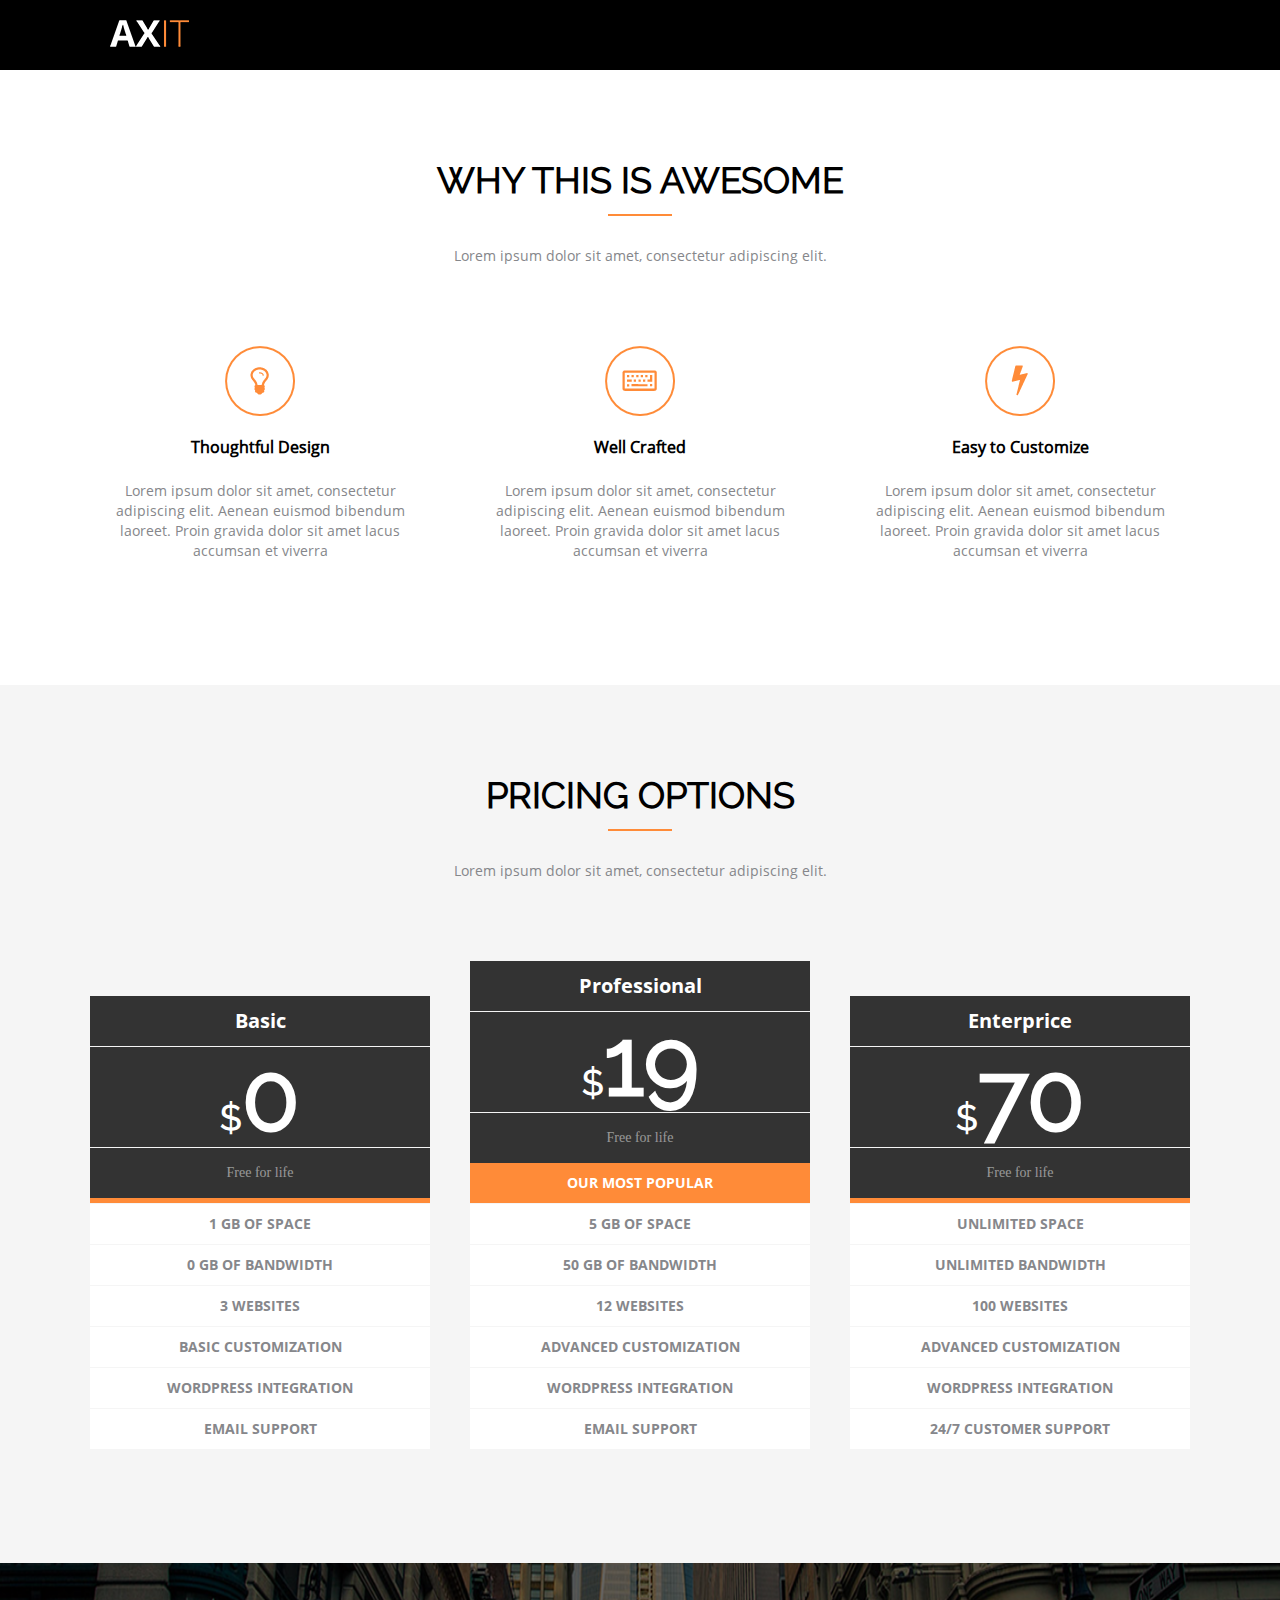
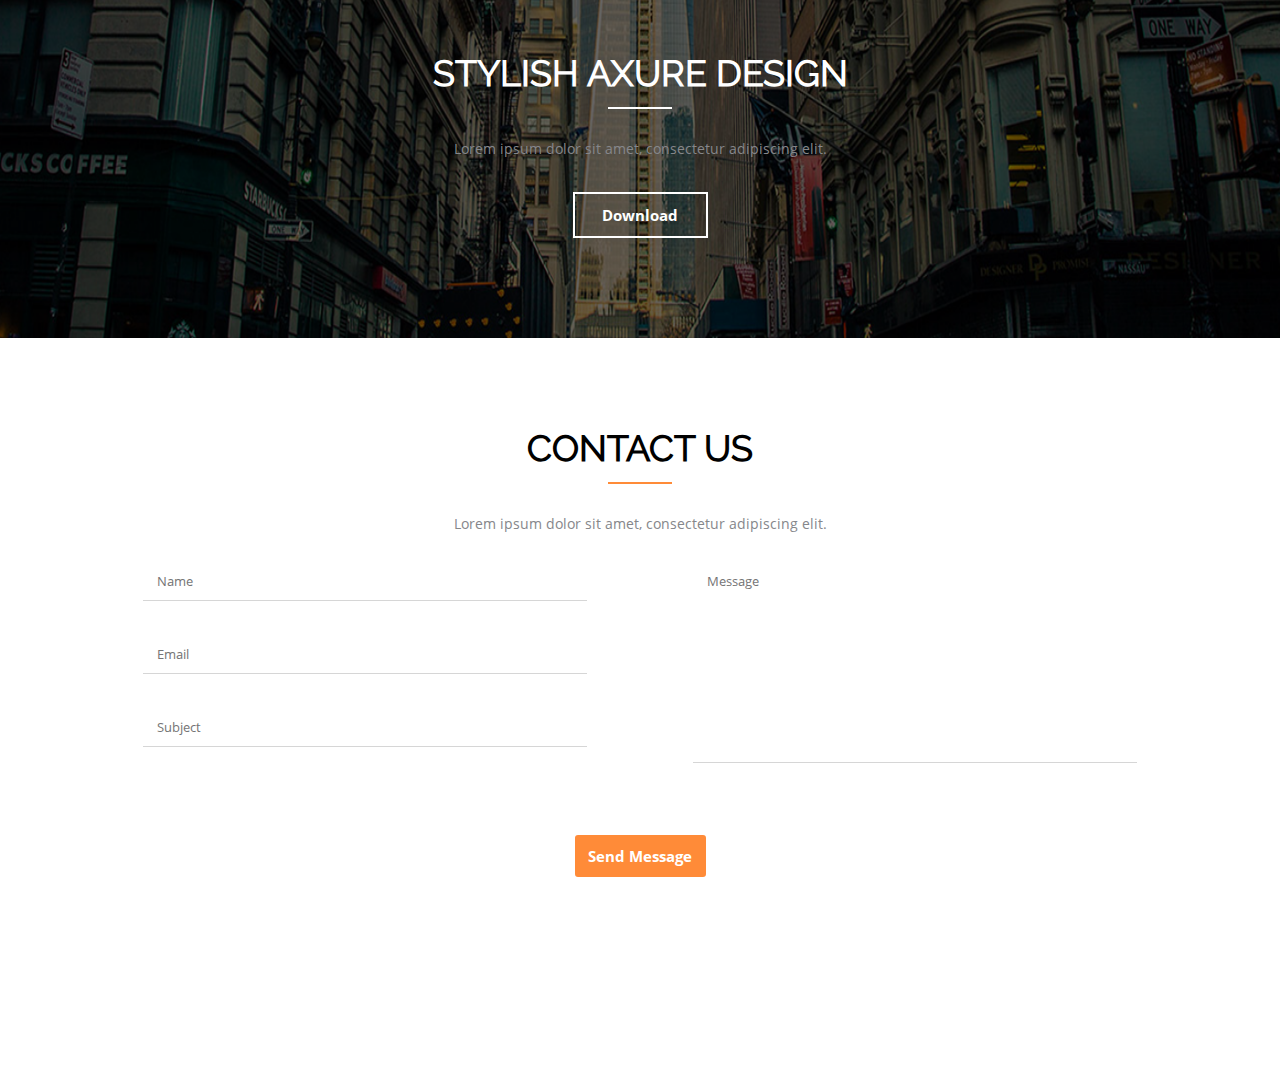
<file: homework2/assets/index.html>
<!DOCTYPE html>
<html lang="en">
<head>
    <meta charset="UTF-8">
    <title>Title</title>
    <link rel="stylesheet" href="../assets/styles/style.css">
</head>
<body>
<header>
    <div class="imgheader">
        <img class="a_head" src=images/Logo.png>
    </div>
</header>
<main>
    <section>
    <div class="container">
        <h2 class="incenter">why this is awesome</h2>
        <p class="incenter">Lorem ipsum dolor sit amet, consectetur adipiscing elit.</p>
        <div class="middle">
            <div class="cell incenter">
                <img src="images/1st.png">
                <h3>Thoughtful Design</h3>
                <p>Lorem ipsum dolor sit amet, consectetur adipiscing
                    elit. Aenean euismod bibendum laoreet. Proin gravida
                    dolor sit amet lacus accumsan et viverra
                </p>
            </div>
            <div class="cell incenter">
                <img src="images/2nd.png">
                <h3>Well Crafted</h3>
                <p>Lorem ipsum dolor sit amet, consectetur adipiscing
                    elit. Aenean euismod bibendum laoreet. Proin gravida
                    dolor sit amet lacus accumsan et viverra
                </p>
            </div>
            <div class="cell incenter">
                <img src="images/3rd.png">
                <h3>Easy to Customize</h3>
                <p>Lorem ipsum dolor sit amet, consectetur adipiscing
                    elit. Aenean euismod bibendum laoreet. Proin gravida
                    dolor sit amet lacus accumsan et viverra
                </p>
            </div>
        </div>
    </div>
    </section>
    <section class="grey_bg">
    <div class="container">
        <h2 class="incenter">pricing options</h2>
        <p class="incenter">Lorem ipsum dolor sit amet, consectetur adipiscing elit.</p>

        <div class="bigblock">
            <div class="block">
                <div class="mini13">
                    <div class="skill">Basic</div>
                </div>
                <div class="mini2">
                    <div class="price"><span class="currency">$</span>0</div>
                    <div align="center"></div>
                </div>
                <div class="mini13">
                    <div class="timeperiod">Free for life</div>
                </div>
                <ul class="list">
                    <li></li>
                    <li>1 gb of space</li>
                    <li>0 gb of bandwidth</li>
                    <li>3 websites</li>
                    <li>basic customization</li>
                    <li>wordpress integration</li>
                    <li>email support</li>
                </ul>
            </div>
            <div class="block2">
                <div class="mini13">
                    <div class="skill">Professional</div>
                </div>
                <div class="mini2">
                    <div class="price"><span class="currency">$</span>19</div>
                    <div align="center"></div>
                </div>
                <div class="mini13">
                    <div class="timeperiod">Free for life</div>
                </div>
                <ul class="list">
                    <li style="color: #ffffff;height: 40px;font-family: 'Open Sans-bold'">our most popular</li>
                    <li>5 gb of space</li>
                    <li>50 gb of bandwidth</li>
                    <li>12 websites</li>
                    <li>advanced customization</li>
                    <li>wordpress integration</li>
                    <li>email support</li>
                </ul>
            </div>
            <div class="block">
                <div class="mini13">
                    <div class="skill">Enterprice</div>
                </div>
                <div class="mini2">
                    <div class="price"><span class="currency">$</span>70</div>
                    <div align="center"></div>
                </div>
                <div class="mini13">
                    <div class="timeperiod">Free for life</div>
                </div>
                <ul class="list">
                    <li></li>
                    <li>unlimited space</li>
                    <li>unlimited bandwidth</li>
                    <li>100 websites</li>
                    <li>advanced customization</li>
                    <li>wordpress integration</li>
                    <li>24/7 customer support</li>
                </ul>
            </div>
        </div>
    </div>
    </section>
    <section class="imgbg">
        <div class="container">
            <h4 class="incenter">STYLISH AXURE DESIGN</h4>
            <p class="incenter">Lorem ipsum dolor sit amet, consectetur adipiscing elit.</p>
            <a class="buttonwhite" href="#">Download</a>
        </div>
    </section>
    <section class="feedback">
        <div class="container">
            <h2 class="incenter">contact us</h2>
            <p class="incenter">Lorem ipsum dolor sit amet, consectetur adipiscing elit.</p>
            <form>
                <div class="row">
                    <div class="celles">
                <input type="text" name="name" placeholder="Name">
                <input type="text" name="email" placeholder="Email">
                <input type="text" name="subject" placeholder="Subject">
                    </div>
                    <div class="celles">
                <textarea name="message" rows="10" maxlength="1000" placeholder="Message"></textarea>
                    </div>
                </div>
            </form>
            <a class="buttonwhite" href="#">Send Message</a>
        </div>
    </section>
</main>
</body>
</html>
</file>
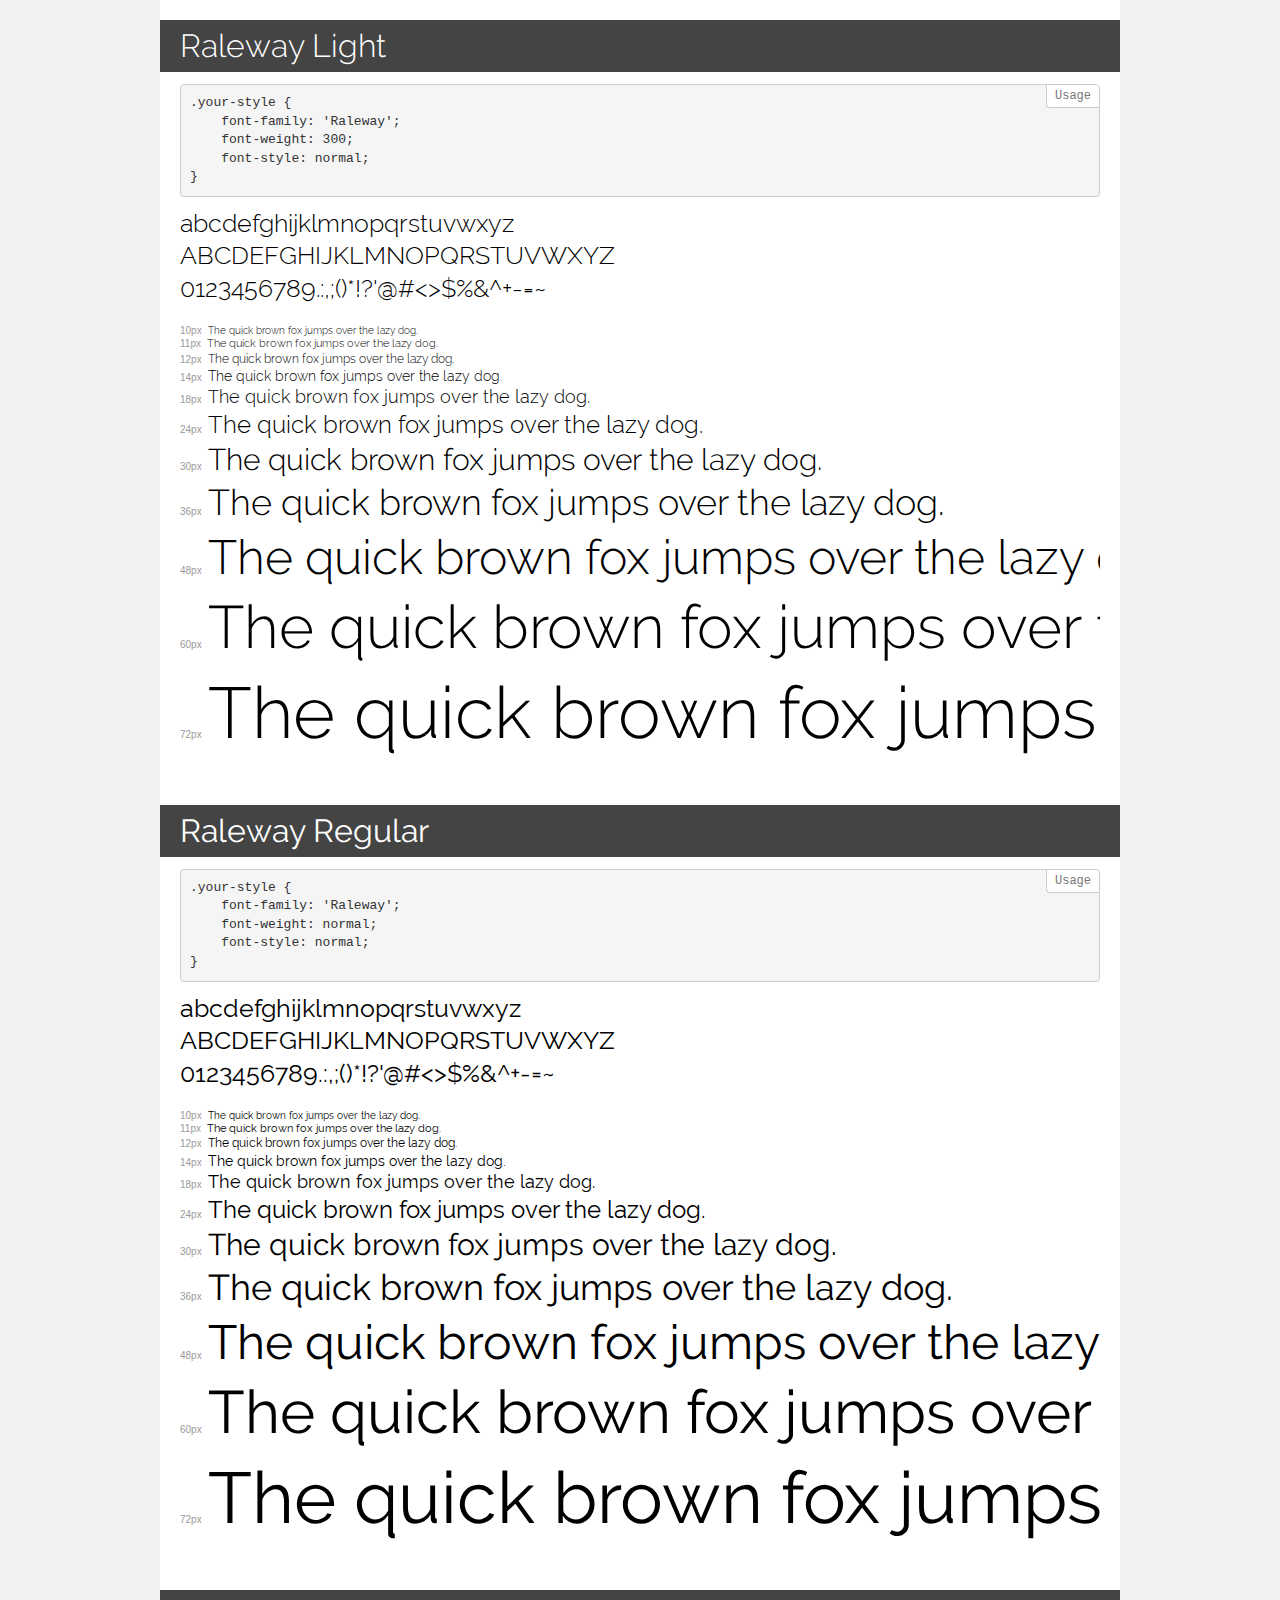
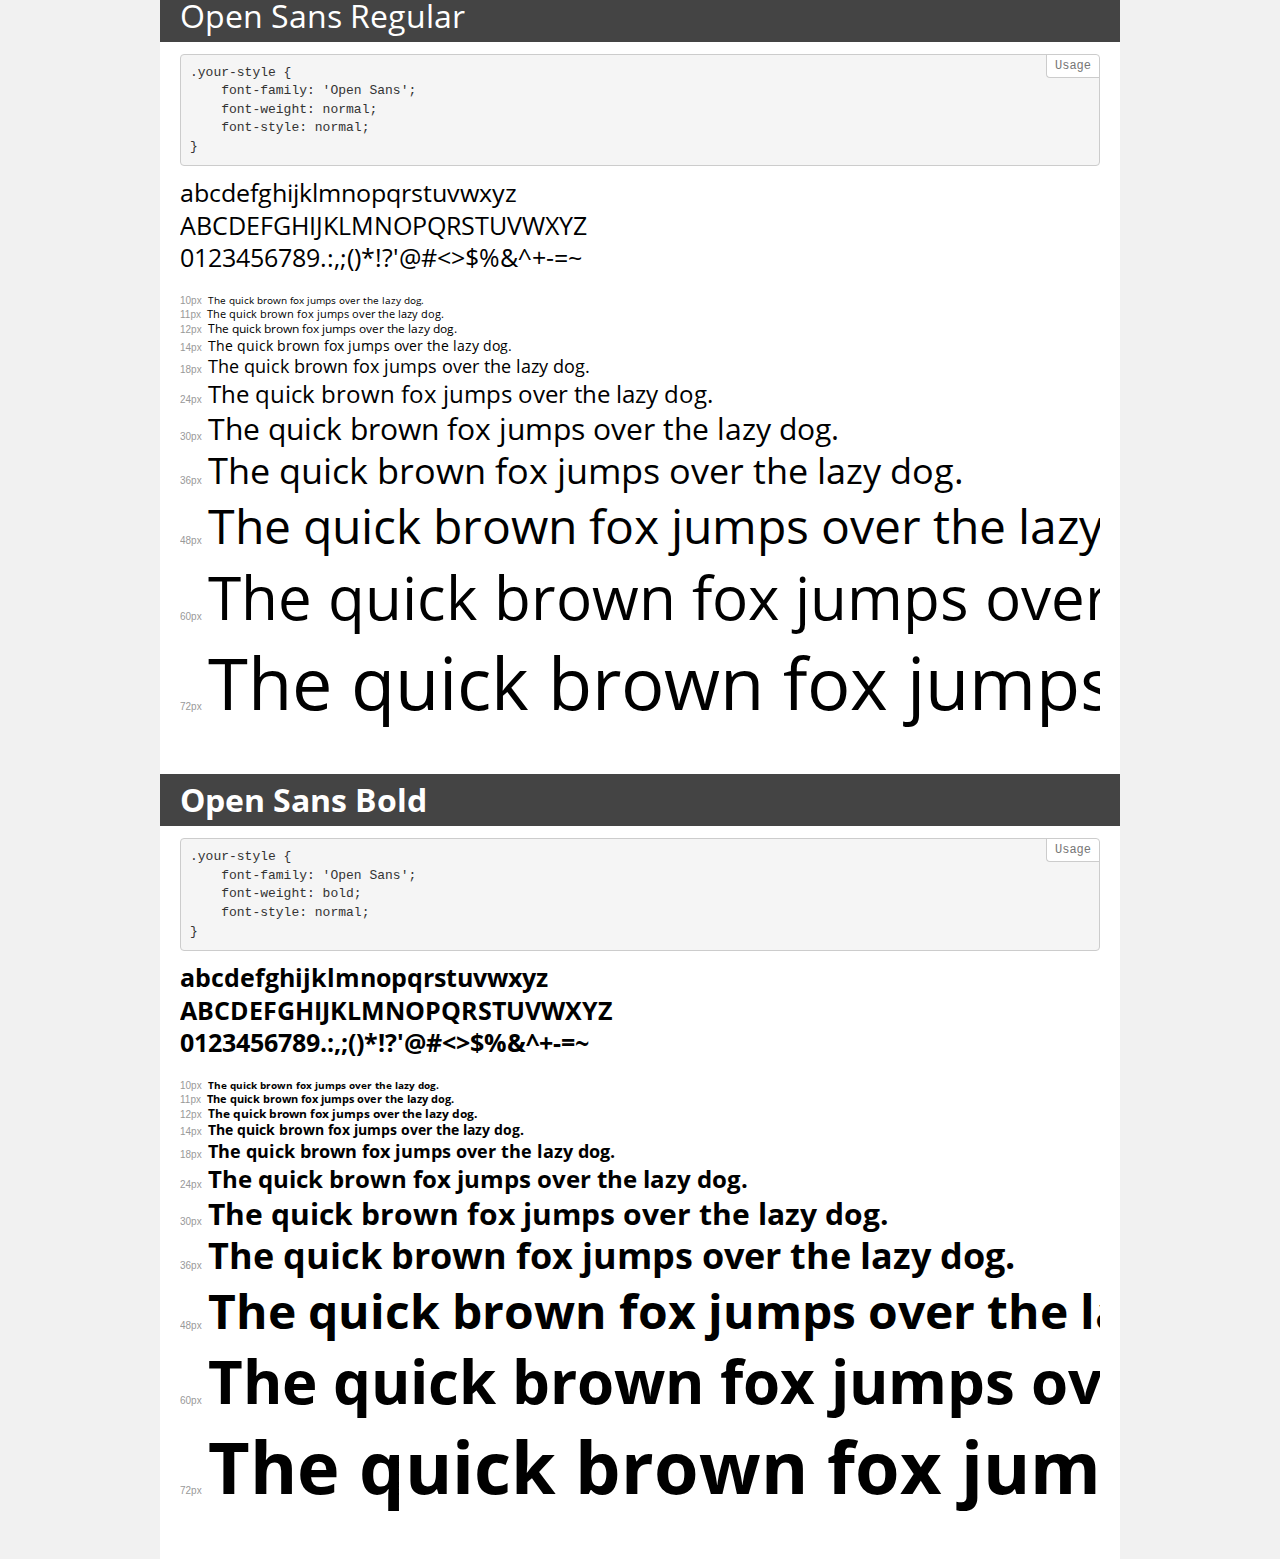
<file: assets/fonts/demo.html>
<!DOCTYPE html>
<html>
<head>
    <meta charset="utf-8">
    <meta http-equiv="X-UA-Compatible" content="IE=edge">
    <meta name="viewport" content="width=device-width, initial-scale=1">
    <meta name="robots" content="noindex, noarchive">
    <meta name="format-detection" content="telephone=no">
    <title>Transfonter demo</title>
    <link href="stylesheet.css" rel="stylesheet">
    <style>
        /*
        http://meyerweb.com/eric/tools/css/reset/
        v2.0 | 20110126
        License: none (public domain)
        */
        html, body, div, span, applet, object, iframe,
        h1, h2, h3, h4, h5, h6, p, blockquote, pre,
        a, abbr, acronym, address, big, cite, code,
        del, dfn, em, img, ins, kbd, q, s, samp,
        small, strike, strong, sub, sup, tt, var,
        b, u, i, center,
        dl, dt, dd, ol, ul, li,
        fieldset, form, label, legend,
        table, caption, tbody, tfoot, thead, tr, th, td,
        article, aside, canvas, details, embed,
        figure, figcaption, footer, header, hgroup,
        menu, nav, output, ruby, section, summary,
        time, mark, audio, video {
            margin: 0;
            padding: 0;
            border: 0;
            font-size: 100%;
            font: inherit;
            vertical-align: baseline;
        }
        /* HTML5 display-role reset for older browsers */
        article, aside, details, figcaption, figure,
        footer, header, hgroup, menu, nav, section {
            display: block;
        }
        body {
            line-height: 1;
        }
        ol, ul {
            list-style: none;
        }
        blockquote, q {
            quotes: none;
        }
        blockquote:before, blockquote:after,
        q:before, q:after {
            content: '';
            content: none;
        }
        table {
            border-collapse: collapse;
            border-spacing: 0;
        }
        /* common styles */
        body {
            background: #f1f1f1;
            color: #000;
        }
        .page {
            background: #fff;
            width: 920px;
            margin: 0 auto;
            padding: 20px 20px 0 20px;
            overflow: hidden;
        }
        .font-container {
            overflow-x: auto;
            overflow-y: hidden;
            margin-bottom: 40px;
            line-height: 1.3;
            white-space: nowrap;
            padding-bottom: 5px;
        }
        h1 {
            position: relative;
            background: #444;
            font-size: 32px;
            color: #fff;
            padding: 10px 20px;
            margin: 0 -20px 12px -20px;
        }
        .letters {
            font-size: 25px;
            margin-bottom: 20px;
        }
        .s10:before {
            content: '10px';
        }
        .s11:before {
            content: '11px';
        }
        .s12:before {
            content: '12px';
        }
        .s14:before {
            content: '14px';
        }
        .s18:before {
            content: '18px';
        }
        .s24:before {
            content: '24px';
        }
        .s30:before {
            content: '30px';
        }
        .s36:before {
            content: '36px';
        }
        .s48:before {
            content: '48px';
        }
        .s60:before {
            content: '60px';
        }
        .s72:before {
            content: '72px';
        }
        .s10:before, .s11:before, .s12:before, .s14:before,
        .s18:before, .s24:before, .s30:before, .s36:before,
        .s48:before, .s60:before, .s72:before {
            font-family: Arial, sans-serif;
            font-size: 10px;
            font-weight: normal;
            font-style: normal;
            color: #999;
            padding-right: 6px;
        }
        pre {
            display: block;
            position: relative;
            padding: 9px;
            margin: 0 0 10px;
            font-family: Monaco, Menlo, Consolas, "Courier New", monospace !important;
            font-size: 13px;
            line-height: 1.428571429;
            color: #333;
            font-weight: normal !important;
            font-style: normal !important;
            background-color: #f5f5f5;
            border: 1px solid #ccc;
            overflow-x: auto;
            border-radius: 4px;
        }
        pre:after {
            display: block;
            position: absolute;
            right: 0;
            top: 0;
            content: 'Usage';
            line-height: 1;
            padding: 5px 8px;
            font-size: 12px;
            color: #767676;
            background-color: #fff;
            border: 1px solid #ccc;
            border-right: none;
            border-top: none;
            border-radius: 0 4px 0 4px;
            z-index: 10;
        }
        /* responsive */
        @media (max-width: 959px) {
            .page {
                width: auto;
                margin: 0;
            }
        }
    </style>
</head>
<body>
<div class="page">
    <div class="demo" style="font-family: 'Raleway'; font-weight: 300; font-style: normal;">
        <h1>Raleway Light</h1>
        <pre>.your-style {
    font-family: 'Raleway';
    font-weight: 300;
    font-style: normal;
}</pre>
        <div class="font-container">
            <p class="letters">
                abcdefghijklmnopqrstuvwxyz<br>
ABCDEFGHIJKLMNOPQRSTUVWXYZ<br>
                0123456789.:,;()*!?'@#<>$%&^+-=~
            </p>
            <p class="s10" style="font-size: 10px;">The quick brown fox jumps over the lazy dog.</p>
            <p class="s11" style="font-size: 11px;">The quick brown fox jumps over the lazy dog.</p>
            <p class="s12" style="font-size: 12px;">The quick brown fox jumps over the lazy dog.</p>
            <p class="s14" style="font-size: 14px;">The quick brown fox jumps over the lazy dog.</p>
            <p class="s18" style="font-size: 18px;">The quick brown fox jumps over the lazy dog.</p>
            <p class="s24" style="font-size: 24px;">The quick brown fox jumps over the lazy dog.</p>
            <p class="s30" style="font-size: 30px;">The quick brown fox jumps over the lazy dog.</p>
            <p class="s36" style="font-size: 36px;">The quick brown fox jumps over the lazy dog.</p>
            <p class="s48" style="font-size: 48px;">The quick brown fox jumps over the lazy dog.</p>
            <p class="s60" style="font-size: 60px;">The quick brown fox jumps over the lazy dog.</p>
            <p class="s72" style="font-size: 72px;">The quick brown fox jumps over the lazy dog.</p>
        </div>
    </div>
    <div class="demo" style="font-family: 'Raleway'; font-weight: normal; font-style: normal;">
        <h1>Raleway Regular</h1>
        <pre>.your-style {
    font-family: 'Raleway';
    font-weight: normal;
    font-style: normal;
}</pre>
        <div class="font-container">
            <p class="letters">
                abcdefghijklmnopqrstuvwxyz<br>
ABCDEFGHIJKLMNOPQRSTUVWXYZ<br>
                0123456789.:,;()*!?'@#<>$%&^+-=~
            </p>
            <p class="s10" style="font-size: 10px;">The quick brown fox jumps over the lazy dog.</p>
            <p class="s11" style="font-size: 11px;">The quick brown fox jumps over the lazy dog.</p>
            <p class="s12" style="font-size: 12px;">The quick brown fox jumps over the lazy dog.</p>
            <p class="s14" style="font-size: 14px;">The quick brown fox jumps over the lazy dog.</p>
            <p class="s18" style="font-size: 18px;">The quick brown fox jumps over the lazy dog.</p>
            <p class="s24" style="font-size: 24px;">The quick brown fox jumps over the lazy dog.</p>
            <p class="s30" style="font-size: 30px;">The quick brown fox jumps over the lazy dog.</p>
            <p class="s36" style="font-size: 36px;">The quick brown fox jumps over the lazy dog.</p>
            <p class="s48" style="font-size: 48px;">The quick brown fox jumps over the lazy dog.</p>
            <p class="s60" style="font-size: 60px;">The quick brown fox jumps over the lazy dog.</p>
            <p class="s72" style="font-size: 72px;">The quick brown fox jumps over the lazy dog.</p>
        </div>
    </div>
    <div class="demo" style="font-family: 'Open Sans'; font-weight: normal; font-style: normal;">
        <h1>Open Sans Regular</h1>
        <pre>.your-style {
    font-family: 'Open Sans';
    font-weight: normal;
    font-style: normal;
}</pre>
        <div class="font-container">
            <p class="letters">
                abcdefghijklmnopqrstuvwxyz<br>
ABCDEFGHIJKLMNOPQRSTUVWXYZ<br>
                0123456789.:,;()*!?'@#<>$%&^+-=~
            </p>
            <p class="s10" style="font-size: 10px;">The quick brown fox jumps over the lazy dog.</p>
            <p class="s11" style="font-size: 11px;">The quick brown fox jumps over the lazy dog.</p>
            <p class="s12" style="font-size: 12px;">The quick brown fox jumps over the lazy dog.</p>
            <p class="s14" style="font-size: 14px;">The quick brown fox jumps over the lazy dog.</p>
            <p class="s18" style="font-size: 18px;">The quick brown fox jumps over the lazy dog.</p>
            <p class="s24" style="font-size: 24px;">The quick brown fox jumps over the lazy dog.</p>
            <p class="s30" style="font-size: 30px;">The quick brown fox jumps over the lazy dog.</p>
            <p class="s36" style="font-size: 36px;">The quick brown fox jumps over the lazy dog.</p>
            <p class="s48" style="font-size: 48px;">The quick brown fox jumps over the lazy dog.</p>
            <p class="s60" style="font-size: 60px;">The quick brown fox jumps over the lazy dog.</p>
            <p class="s72" style="font-size: 72px;">The quick brown fox jumps over the lazy dog.</p>
        </div>
    </div>
    <div class="demo" style="font-family: 'Open Sans'; font-weight: bold; font-style: normal;">
        <h1>Open Sans Bold</h1>
        <pre>.your-style {
    font-family: 'Open Sans';
    font-weight: bold;
    font-style: normal;
}</pre>
        <div class="font-container">
            <p class="letters">
                abcdefghijklmnopqrstuvwxyz<br>
ABCDEFGHIJKLMNOPQRSTUVWXYZ<br>
                0123456789.:,;()*!?'@#<>$%&^+-=~
            </p>
            <p class="s10" style="font-size: 10px;">The quick brown fox jumps over the lazy dog.</p>
            <p class="s11" style="font-size: 11px;">The quick brown fox jumps over the lazy dog.</p>
            <p class="s12" style="font-size: 12px;">The quick brown fox jumps over the lazy dog.</p>
            <p class="s14" style="font-size: 14px;">The quick brown fox jumps over the lazy dog.</p>
            <p class="s18" style="font-size: 18px;">The quick brown fox jumps over the lazy dog.</p>
            <p class="s24" style="font-size: 24px;">The quick brown fox jumps over the lazy dog.</p>
            <p class="s30" style="font-size: 30px;">The quick brown fox jumps over the lazy dog.</p>
            <p class="s36" style="font-size: 36px;">The quick brown fox jumps over the lazy dog.</p>
            <p class="s48" style="font-size: 48px;">The quick brown fox jumps over the lazy dog.</p>
            <p class="s60" style="font-size: 60px;">The quick brown fox jumps over the lazy dog.</p>
            <p class="s72" style="font-size: 72px;">The quick brown fox jumps over the lazy dog.</p>
        </div>
    </div>
</div>
</body>
</html>
</file>
<file: homework2/assets/styles/style.css>
@import"fonts.css";
* {
    box-sizing: border-box;
}

header {
    margin: 0 auto;
    overflow: hidden;
    background-color: #000000;
    font-family: "Open Sans-bold";
    font-size: 14px;
    height: 70px;
}

.imgheader {
    max-width: 1100px;
    margin: 0 auto;
}
.a_head {
    padding: 20px;

}
a {
    text-decoration: none;
    text-align: right;
    color: red;
}


body {
    margin: 0;
    font-family: "Open Sans", sans-serif;
    font-size: 14px;
    line-height: 20px;
}
main {

    margin: 100px auto;
}

input, textarea {
    padding: 10px 14px;
    margin: 0;
    border: 0;
    outline: none;
    border-bottom: 1px solid rgba(0, 0, 0, .16);
}
textarea {
    resize: none;
}

.container {
    max-width: 1100px;
    margin: 100px auto;
}

.grey_bg {
    background: #f5f5f5;
    background-size: 100% 100%;
    overflow: hidden;
}

.incenter {
    text-align: center;
}
h2 {
    font-family: Raleway;
    font-size: 36px;
    text-transform: uppercase;
    margin: 30px 0;
}

h2:after {
    content: '';
    display: block;
    width: 64px;
    height: 2px;
    background-color: #ff8b38;
}

h2.incenter:after {
    margin: 24px auto 0px;
}

p {
    margin: 24px 0;
    color: #86878b;
}

.middle {
    display: flex;
    margin: 80px -20px;
}

.cell {
    padding: 0 20px;
}


.bigblock {
    display: flex;
    justify-content: center;
    margin-top: 80px;
}

.block {
    display: block;
    padding-top: 35px;
}

.block2 {
    padding: 0px 40px;
}

.mini13 {
    position: relative;
    width: 340px;
    height: 50px;
    background-color: #333333;
}
.mini2 {
    position: relative;
    width: 340px;
    height: 100px;
    margin: 1px 0;
    background-color: #333333;
    text-align: center;
}

.skill {
    font-size: 20px;
    font-family: "Open Sans-bold";
    color: rgb(255, 255, 255);
    font-weight: bold;
    line-height: 1.2;
    text-align: center;
    position: absolute;
    top: 50%;
    left: 50%;
    margin-right: -50%;
    transform: translate(-50%, -50%)
}

.price {
    font-size: 94px;
    font-family: "Raleway";
    color: rgb(255, 255, 255);
    font-weight: bold;
    line-height: 0.686;
    text-align: center;
    position: absolute;
    top: 50%;
    left: 50%;
    margin-right: -50%;
    transform: translate(-50%, -50%)
}

.price .currency {
    font-size: 35px;
}
.timeperiod {
    font-family: "Open Sans semi";
    color: rgba(255, 255, 255, 0.502);
    line-height: 1.714;
    text-align: center;
    position: absolute;
    top: 50%;
    left: 50%;
    margin-right: -50%;
    transform: translate(-50%, -50%)
}

ul {
    list-style-type: none;
    padding-left: 0px;
    text-align: center;
    margin-top: 0px;
    background-color: #f5f5f5 ;

}

li {
    display: flex;
    justify-content: center;
    align-items: center;
    font-family: "Open Sans-bold";
    text-transform: uppercase ;
    height: 40px;
    background-color: #ffffff;
    color: #86878b;

}

li:first-child{
    height: 5px;
    background-color: #ff8b38;
}

li:not(:first-child) {
    margin-top: 1px;
}


h4 {
    font-family: Raleway;
    font-size: 36px;
    text-transform: uppercase;
    margin: 30px 0;
    color: #ffffff;
}

h4:after {
    content: '';
    display: block;
    width: 64px;
    height: 2px;
    background-color: #ffffff;
}

h4.incenter:after {
    margin: 24px auto 0px;
}

.imgbg {
    background-image: url(../images/u25_state0.png);
    background-size: 100% 100%;
    overflow: hidden
}

.buttonwhite {
    font-family: "Open Sans-bold";
    font-size: 15px;
    display: block;
    box-sizing: border-box;
    margin: 33px auto;
    padding: 11px;
    width: 100%;
    max-width: 135px;
    color: #ffffff;
    text-align: center;
    text-decoration: none;
    border: 2px solid #ffffff;
}

.row{
    display: flex;
}

.feedback {
    background-size: 100% 100%;
    overflow: hidden;
}

.feedback input, .feedback textarea {
    margin-bottom: 30px;
    padding-top: 1px;
}

.celles {
    width: 100%;
    display: flex;
    flex-direction: column;
    padding-top: 44px;
    padding: 0 40px;
}
textarea, input {
    margin: 13px;
    font-family: "Open Sans";
}
.feedback .buttonwhite {
    margin-top: 40px;
    background: #ff8b38;
    border-radius: 5px;

}
</file>
<file: assets/fonts/stylesheet.css>
@font-face {
    font-family: 'Raleway';
    src: url(../fonts/Raleway-Light.woff2) format('woff2');
    font-weight: 300;
    font-style: normal;
}

@font-face {
    font-family: 'Raleway';
    src: url('Raleway-Regular.woff2') format('woff2');
    font-weight: normal;
    font-style: normal;
}

@font-face {
    font-family: 'Open Sans';
    src: url('OpenSans-Regular.woff2') format('woff2');
    font-weight: normal;
    font-style: normal;
}

@font-face {
    font-family: 'Open Sans';
    src: url('OpenSans-Bold.woff2') format('woff2');
    font-weight: bold;
    font-style: normal;
}
</file>
